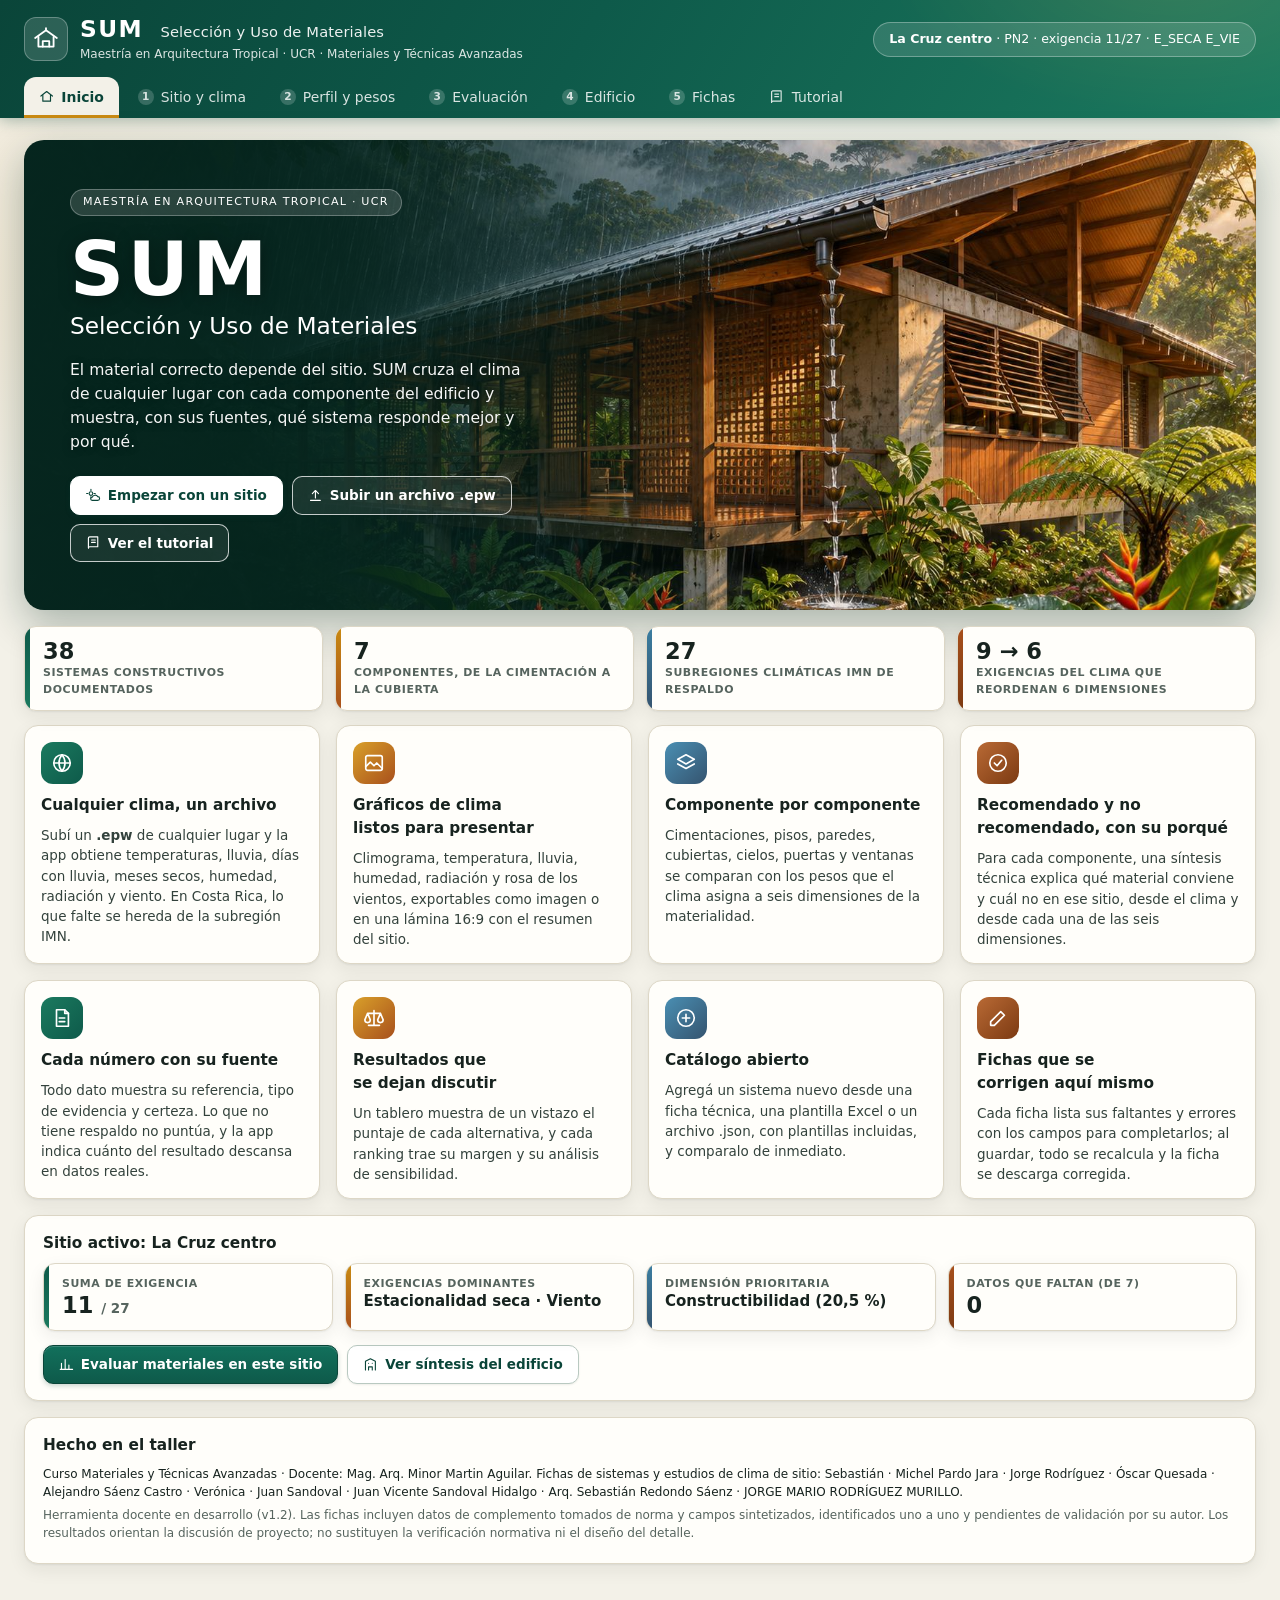
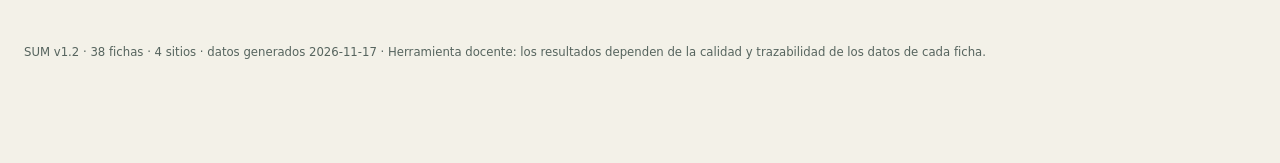
<file: app/index.html>
<!DOCTYPE html>
<html lang="es">
<head>
<meta charset="utf-8">
<meta name="viewport" content="width=device-width, initial-scale=1">
<meta name="theme-color" content="#0e5a4a">
<title>SUM · Selección y Uso de Materiales</title>
<link rel="stylesheet" href="estilos.css">
</head>
<body>
<header class="top">
  <div class="fila">
    <div class="marca">
      <div class="logo" aria-hidden="true"><svg viewBox="0 0 24 24"><path d="M2 11 12 4l10 7"/><path d="M5 10v9h14v-9"/><path d="M9 19v-5h6v5"/><path d="M12 4V2"/></svg></div>
      <div>
        <h1>SUM <small>Selección y Uso de Materiales</small></h1>
        <div class="sub">Maestría en Arquitectura Tropical · UCR · Materiales y Técnicas Avanzadas</div>
      </div>
    </div>
    <div class="chip-sitio" id="chip"></div>
  </div>
  <nav class="tabs" id="tabs" aria-label="Secciones"></nav>
</header>
<main id="app"><p>Cargando datos…</p></main>
<footer id="pie"></footer>
<div id="toast" role="status" aria-live="polite"></div>
<a class="oculto" href="#app">Saltar al contenido</a>
<input type="file" id="f-epw" accept=".epw,.txt">
<input type="file" id="f-epw2" accept=".epw,.txt">
<input type="file" id="f-matriz" accept=".xlsx">
<input type="file" id="f-sitio" accept=".json">
<input type="file" id="f-ficha" accept=".json" multiple>
<input type="file" id="f-plantilla" accept=".xlsx" multiple>
<script src="datos.js"></script>
<script src="motor.js"></script>
<script src="ui.js"></script>
</body>
</html>
</file>
<file: app/estilos.css>
:root{color-scheme:light;--bg:#f3f1e8;--card:#fffefa;--ink:#17231f;--mut:#56645e;--line:#ddd7c6;--soft:#ece7d9;--acc:#0e5a4a;--acc2:#0a4539;--acc-s:#e2efe9;--ter:#a8501c;--oro:#c98a12;--crit:#9c241c;--aten:#8a5600;--dato:#35546f;--ok:#1c6636;--sombra:0 1px 2px rgba(23,35,31,.06),0 6px 18px rgba(23,35,31,.07);--r:14px}
*{box-sizing:border-box}
html{font-size:15px;scroll-behavior:smooth}
body{margin:0;color:var(--ink);font-family:"Segoe UI Variable Text","Segoe UI",system-ui,-apple-system,"Helvetica Neue",Arial,sans-serif;line-height:1.5;background:radial-gradient(1200px 500px at 85% -120px,#dfeae0 0,transparent 70%),radial-gradient(900px 420px at -10% 30%,#f0e6d2 0,transparent 65%),var(--bg);background-attachment:fixed;-webkit-font-smoothing:antialiased}
a{color:var(--acc)}
.oculto{position:absolute;opacity:0;width:1px;height:1px;pointer-events:none}
.ico{width:1.1em;height:1.1em;flex:none;vertical-align:-.18em;stroke:currentColor;fill:none;stroke-width:1.8;stroke-linecap:round;stroke-linejoin:round}
header.top{position:relative;color:#fff;padding:16px 24px 0;background:linear-gradient(120deg,#0a4539 0%,#0e5a4a 45%,#1b7a5f 100%);box-shadow:0 2px 14px rgba(10,69,57,.35);overflow:hidden}
header.top::before{content:"";position:absolute;inset:0;opacity:.14;background:radial-gradient(circle at 12% 120%,#fff 0 2px,transparent 3px) 0 0/26px 26px,radial-gradient(420px 220px at 92% -30%,#f2c56b 0,transparent 70%);pointer-events:none}
.top .fila{position:relative;display:flex;gap:18px;align-items:center;justify-content:space-between;flex-wrap:wrap;max-width:1280px;margin:0 auto}
.marca{display:flex;align-items:center;gap:12px}
.logo{width:44px;height:44px;border-radius:12px;background:rgba(255,255,255,.14);border:1px solid rgba(255,255,255,.28);display:grid;place-items:center}
.logo svg{width:26px;height:26px;stroke:#fff;fill:none;stroke-width:1.7;stroke-linecap:round;stroke-linejoin:round}
.top h1{margin:0;font-size:1.55rem;letter-spacing:.06em;font-weight:700;line-height:1.1}
.top h1 small{font-weight:400;font-size:.98rem;letter-spacing:.01em;opacity:.92;margin-left:8px}
.top .sub{font-size:.8rem;opacity:.85;margin-top:3px}
.chip-sitio{background:rgba(255,255,255,.13);border:1px solid rgba(255,255,255,.3);border-radius:999px;padding:7px 15px;font-size:.84rem;max-width:560px;white-space:nowrap;overflow:hidden;text-overflow:ellipsis}
.chip-sitio b{font-weight:600}
nav.tabs{position:relative;display:flex;gap:4px;max-width:1280px;margin:14px auto 0;flex-wrap:wrap}
nav.tabs button{display:inline-flex;align-items:center;gap:7px;background:transparent;border:0;color:#fff;opacity:.84;padding:10px 15px 11px;font:inherit;font-size:.93rem;border-radius:12px 12px 0 0;cursor:pointer;touch-action:manipulation;transition:background-color .15s,opacity .15s}
nav.tabs button:hover{opacity:1;background:rgba(255,255,255,.12)}
nav.tabs button.on{background:var(--bg);color:var(--acc2);opacity:1;font-weight:650;box-shadow:0 -3px 0 var(--oro) inset}
nav.tabs button .n{display:inline-grid;place-items:center;width:1.5em;height:1.5em;border-radius:50%;background:rgba(255,255,255,.22);font-size:.76em;font-weight:700;font-variant-numeric:tabular-nums}
nav.tabs button.on .n{background:var(--acc);color:#fff}
main{max-width:1280px;margin:0 auto;padding:22px 24px 64px}
h2{font-size:1.4rem;margin:0 0 6px;letter-spacing:-.01em;text-wrap:balance}
main>h2{display:flex;align-items:center;gap:10px}
main>h2::before{content:"";width:6px;height:1.15em;border-radius:3px;background:linear-gradient(var(--oro),var(--ter))}
h3{font-size:1.02rem;margin:0 0 8px;text-wrap:balance}
p{margin:.45em 0}
.lead{color:var(--mut);margin:0 0 16px;max-width:92ch;font-size:1rem}
.card{background:var(--card);border:1px solid var(--line);border-radius:var(--r);padding:16px 18px;margin-bottom:16px;box-shadow:var(--sombra)}
.grid{display:grid;gap:16px}
.g2{grid-template-columns:repeat(auto-fit,minmax(420px,1fr))}
.g3{grid-template-columns:repeat(auto-fit,minmax(260px,1fr))}
.g4{grid-template-columns:repeat(4,1fr)}
.campos{display:grid;grid-template-columns:repeat(auto-fit,minmax(215px,1fr));gap:12px 16px;align-items:end}
label.c{display:flex;flex-direction:column;justify-content:flex-end;font-size:.8rem;color:var(--mut);gap:4px;font-weight:500}
input,select,textarea{font:inherit;color:var(--ink);background:#fff;border:1px solid #bfb9a8;border-radius:9px;padding:7px 10px;min-width:0;min-height:36px;transition:border-color .15s,box-shadow .15s}
textarea{min-height:0}
input:hover,select:hover,textarea:hover{border-color:#8f8a7b}
input:focus-visible,select:focus-visible,textarea:focus-visible{outline:none;border-color:var(--acc);box-shadow:0 0 0 3px rgba(14,90,74,.22)}
button:focus-visible,a:focus-visible,tr.clic:focus-visible,summary:focus-visible{outline:3px solid rgba(201,138,18,.85);outline-offset:2px}
input[type=checkbox]{min-height:0;width:1.05em;height:1.05em;accent-color:var(--acc);vertical-align:-.12em}
input.num{width:6.4em;text-align:right;font-variant-numeric:tabular-nums}
input.mini{width:3.6em;text-align:center;padding:4px;min-height:30px;font-variant-numeric:tabular-nums}
td input.w100,td select.w100,td textarea.w100{width:100%}
.btn{display:inline-flex;align-items:center;gap:7px;font:inherit;font-size:.9rem;font-weight:600;border:1px solid var(--acc2);background:linear-gradient(#12705c,#0e5a4a);color:#fff;border-radius:10px;padding:8px 15px;min-height:38px;cursor:pointer;touch-action:manipulation;box-shadow:0 1px 0 rgba(255,255,255,.18) inset,0 2px 5px rgba(10,69,57,.22);transition:transform .12s,box-shadow .12s,background-color .12s,filter .12s}
.btn:hover{filter:brightness(1.08);box-shadow:0 1px 0 rgba(255,255,255,.18) inset,0 4px 10px rgba(10,69,57,.28)}
.btn:active{transform:translateY(1px)}
.btn.sec{background:#fff;color:var(--acc2);border-color:#b9c9c1;box-shadow:0 1px 2px rgba(23,35,31,.08)}
.btn.sec:hover{background:var(--acc-s);filter:none}
.btn.peq{font-size:.8rem;padding:4px 10px;min-height:30px;border-radius:8px}
.btn.rojo{border-color:#d9a9a4;color:var(--crit);background:#fff;box-shadow:none}
.btn.rojo:hover{background:#fbeeec;filter:none}
.btn.claro{background:#fff;color:var(--acc2);border-color:#fff}
.btn.borde{background:rgba(255,255,255,.08);border-color:rgba(255,255,255,.75);color:#fff;box-shadow:none}
.btn.borde:hover{background:rgba(255,255,255,.2);filter:none}
.btn-fila{display:flex;gap:9px;flex-wrap:wrap;align-items:center}
.btn-fila+.btn-fila{margin-top:10px}
input[type=file]{display:none}
.fecha-w{display:flex;gap:6px;align-items:center}
.fecha-w input{flex:1}
.btn.ic{padding:0;width:38px;justify-content:center}
.tabla-w{overflow-x:auto}
table{border-collapse:collapse;width:100%;font-size:.87rem}
th,td{padding:8px 10px;border-bottom:1px solid var(--soft);text-align:left;vertical-align:top}
th{font-size:.72rem;text-transform:uppercase;letter-spacing:.05em;color:var(--mut);font-weight:650;border-bottom:2px solid var(--line);white-space:nowrap;background:linear-gradient(#faf8f0,#f5f2e7)}
td.n,th.n{text-align:right;font-variant-numeric:tabular-nums;white-space:nowrap}
td.c,th.c{text-align:center}
tr.clic{cursor:pointer;transition:background-color .12s}
tr.clic:hover td{background:#f6f2e3}
tr.gan td{background:#edf6f0}
tr.gan td:first-child{box-shadow:4px 0 0 var(--ok) inset}
tr.det>td{background:#faf8f0;padding:14px 16px}
tr.det td.n{white-space:normal;min-width:84px;max-width:190px}
tr.det td{overflow-wrap:anywhere}
tr.det .cod{white-space:normal}
.mut{color:var(--mut)}
.peq{font-size:.8rem}
.cod{font-family:"Cascadia Mono",Consolas,"SF Mono",Menlo,monospace;font-size:.8em;background:var(--soft);border-radius:5px;padding:1px 6px;white-space:nowrap}
.niv{font-family:Consolas,Menlo,monospace;letter-spacing:1px;white-space:nowrap}
.niv.n3{color:var(--crit)}.niv.n2{color:var(--ter)}.niv.n1{color:var(--aten)}.niv.n0{color:#9aa39f}
.tag{display:inline-block;border-radius:999px;padding:1px 10px;font-size:.73rem;font-weight:600;border:1px solid var(--line);background:#fff;white-space:nowrap}
.tag.critica{border-color:#d9a9a4;color:var(--crit);background:#fbeeec}
.tag.atencion{border-color:#e3c98a;color:var(--aten);background:#fbf3df}
.tag.dato{border-color:#b6c6d6;color:var(--dato);background:#eaf0f6}
.tag.ok{border-color:#a9cfb6;color:var(--ok);background:#e9f4ec}
.tag.prop{border-color:#e2b99d;color:var(--ter);background:#fbefe6}
.tag.comp{border-color:#c6b6dd;color:#5a3d85;background:#f1ebf8}
.aviso{border-left:4px solid var(--oro);background:#fbf3df;padding:10px 14px;border-radius:0 10px 10px 0;margin:10px 0;font-size:.89rem}
.aviso.crit{border-color:var(--crit);background:#fbeeec}
.aviso.info{border-color:var(--dato);background:#eaf0f6}
.aviso.bien{border-color:var(--ok);background:#e9f4ec}
.barra{position:relative;height:8px;background:var(--soft);border-radius:5px;overflow:hidden;min-width:46px;margin-top:4px}
.barra i{position:absolute;left:0;top:0;bottom:0;background:var(--acc);border-radius:5px}
.pesos .f{display:grid;grid-template-columns:200px 1fr 62px 70px 78px 56px;gap:10px;align-items:center;padding:7px 0;border-bottom:1px solid var(--soft);font-size:.88rem}
.pesos .f.h{font-size:.72rem;text-transform:uppercase;letter-spacing:.05em;color:var(--mut);font-weight:650}
.pbar{position:relative;height:20px;background:var(--soft);border-radius:6px}
.pbar i{position:absolute;left:0;top:0;bottom:0;background:linear-gradient(90deg,#1b7a5f,#0e5a4a);border-radius:6px}
.pbar b{position:absolute;top:-3px;bottom:-3px;width:2px;background:var(--ink)}
.chips{display:flex;gap:7px;flex-wrap:wrap}
.chips button{font:inherit;font-size:.87rem;font-weight:500;border:1px solid var(--line);background:#fff;border-radius:999px;padding:6px 14px;min-height:34px;cursor:pointer;color:var(--ink);touch-action:manipulation;transition:background-color .12s,border-color .12s}
.chips button:hover{border-color:var(--acc);background:var(--acc-s)}
.chips button.on{background:var(--acc);border-color:var(--acc);color:#fff;font-weight:650}
details{margin-top:10px}
details>summary{cursor:pointer;font-weight:650;font-size:.92rem;padding:5px 0;color:var(--acc2)}
.kpis{display:grid;grid-template-columns:repeat(auto-fit,minmax(170px,1fr));gap:12px;margin-bottom:14px}
.kpi{position:relative;background:var(--card);border:1px solid var(--line);border-radius:12px;padding:12px 14px 12px 18px;box-shadow:var(--sombra);overflow:hidden}
.kpi::before{content:"";position:absolute;left:0;top:0;bottom:0;width:5px;background:linear-gradient(var(--acc),#1b7a5f)}
.kpi:nth-child(4n+2)::before{background:linear-gradient(var(--oro),var(--ter))}
.kpi:nth-child(4n+3)::before{background:linear-gradient(#3b7ea1,#35546f)}
.kpi:nth-child(4n+4)::before{background:linear-gradient(var(--ter),#7c3a12)}
.kpi .v{font-size:1.5rem;font-weight:700;line-height:1.15;font-variant-numeric:tabular-nums}
.kpi .l{font-size:.73rem;color:var(--mut);text-transform:uppercase;letter-spacing:.05em;font-weight:600}
.fichas{display:grid;grid-template-columns:repeat(auto-fill,minmax(270px,1fr));gap:12px}
.fcard{background:var(--card);border:1px solid var(--line);border-radius:12px;padding:12px 14px;cursor:pointer;text-align:left;font:inherit;color:inherit;box-shadow:var(--sombra);touch-action:manipulation;transition:transform .12s,border-color .12s,box-shadow .12s}
.fcard:hover{border-color:var(--acc);transform:translateY(-2px);box-shadow:0 2px 4px rgba(23,35,31,.06),0 12px 26px rgba(23,35,31,.12)}
.fcard .t{font-weight:650;font-size:.92rem;margin:4px 0;display:-webkit-box;-webkit-line-clamp:2;-webkit-box-orient:vertical;overflow:hidden}
.dimh{display:flex;justify-content:space-between;align-items:center;gap:10px;margin:14px 0 4px;border-bottom:2px solid var(--line);padding-bottom:4px;flex-wrap:wrap}
.dimh b{font-size:.93rem}
ul.l,ol.l{margin:.3em 0;padding-left:1.25em}
ul.l li,ol.l li{margin:.25em 0}
dl.sec{margin:8px 0 0;display:grid;grid-template-columns:minmax(150px,230px) 1fr;gap:7px 14px;font-size:.9rem}
dl.sec dt{font-weight:650;color:var(--acc2)}
dl.sec dd{margin:0}
.hero{position:relative;border-radius:20px;overflow:hidden;min-height:470px;background:#082e26 right center/cover no-repeat;color:#fff;display:flex;align-items:center;box-shadow:0 14px 40px rgba(8,46,38,.32)}
.hero-t{padding:44px 46px;max-width:560px}
.hero-k{display:inline-block;font-size:.74rem;letter-spacing:.11em;text-transform:uppercase;background:rgba(255,255,255,.14);border:1px solid rgba(255,255,255,.28);border-radius:999px;padding:4px 12px}
.hero h2{font-size:5rem;line-height:1;margin:16px 0 2px;letter-spacing:.05em;font-weight:750;text-shadow:0 2px 18px rgba(0,0,0,.35)}
.hero-s{font-size:1.55rem;font-weight:300;margin-bottom:14px}
.hero p{font-size:1.04rem;line-height:1.55;opacity:.96;margin:0 0 22px;text-shadow:0 1px 8px rgba(0,0,0,.4)}
.feat{background:var(--card);border:1px solid var(--line);border-radius:var(--r);padding:16px 16px 14px;box-shadow:var(--sombra);transition:transform .15s,box-shadow .15s}
.feat:hover{transform:translateY(-3px);box-shadow:0 2px 4px rgba(23,35,31,.06),0 14px 30px rgba(23,35,31,.12)}
.feat .fi{width:42px;height:42px;border-radius:12px;display:grid;place-items:center;margin-bottom:10px;color:#fff;background:linear-gradient(135deg,#1b7a5f,#0e5a4a)}
.feat:nth-child(4n+2) .fi{background:linear-gradient(135deg,#d9a02a,#a8501c)}
.feat:nth-child(4n+3) .fi{background:linear-gradient(135deg,#4a8fb3,#35546f)}
.feat:nth-child(4n+4) .fi{background:linear-gradient(135deg,#b96a35,#7c3a12)}
.feat .fi .ico{width:22px;height:22px}
.feat p{font-size:.9rem;color:#33423c;margin:0}
.paso{display:grid;grid-template-columns:54px 1fr;gap:16px;align-items:start}
.pn{width:46px;height:46px;border-radius:50%;background:linear-gradient(135deg,#1b7a5f,#0a4539);color:#fff;display:flex;align-items:center;justify-content:center;font-weight:750;font-size:1.25rem;box-shadow:0 3px 8px rgba(10,69,57,.3);font-variant-numeric:tabular-nums}
.via{border:1px solid var(--line);border-radius:12px;padding:14px 16px;background:#fff}
.via .pn{width:32px;height:32px;font-size:.95rem;margin-bottom:8px}
.via h3{margin-bottom:4px}
.grafs{display:grid;grid-template-columns:repeat(4,1fr);gap:14px;margin:12px 0}
.graf{margin:0;border:1px solid var(--line);border-radius:12px;background:#fff;padding:10px 12px 8px}
.graf figcaption{display:flex;justify-content:space-between;align-items:center;gap:8px;font-weight:650;font-size:.9rem;margin-bottom:4px}
.graf>svg{display:block;width:100%;height:auto}
.dash{display:grid;grid-template-columns:minmax(300px,430px) 1fr;gap:22px;align-items:center}
.dash svg{width:100%;height:auto;display:block}
.dash ol{list-style:none;margin:0;padding:0;display:grid;gap:7px}
.dash li{display:grid;grid-template-columns:34px 1fr auto;gap:10px;align-items:center;padding:7px 10px;border:1px solid var(--soft);border-radius:10px;background:#fff}
.dash .rk{width:30px;height:30px;border-radius:50%;display:grid;place-items:center;color:#fff;font-weight:750;font-size:.9rem;font-variant-numeric:tabular-nums}
.dash .pc{font-weight:700;font-variant-numeric:tabular-nums}
.sint{display:grid;grid-template-columns:1fr;gap:16px}
.sint>section{border:1px solid var(--line);border-radius:12px;padding:14px 16px;background:#fff}
.sint>section.si{border-top:5px solid var(--ok)}
.sint>section.no{border-top:5px solid var(--crit)}
.sint h4{margin:0 0 2px;font-size:.74rem;letter-spacing:.07em;text-transform:uppercase}
.sint .si h4{color:var(--ok)}.sint .no h4{color:var(--crit)}
.sint .nm{font-size:1.08rem;font-weight:700;margin:0 0 6px}
footer{max-width:1280px;margin:0 auto;padding:0 24px 34px;color:var(--mut);font-size:.78rem}
#toast{position:fixed;bottom:20px;left:50%;transform:translateX(-50%);background:var(--ink);color:#fff;padding:11px 18px;border-radius:12px;font-size:.89rem;opacity:0;pointer-events:none;transition:opacity .2s;max-width:82vw;z-index:9;box-shadow:0 8px 24px rgba(0,0,0,.3)}
#toast.on{opacity:.97}
@media (max-width:1150px){.grafs{grid-template-columns:repeat(2,1fr)}}
@media (max-width:1000px){.g4{grid-template-columns:repeat(2,1fr)}.dash{grid-template-columns:1fr}}
@media (max-width:760px){.pesos .f{grid-template-columns:120px 1fr 54px 56px}.pesos .f>*:nth-child(5),.pesos .f>*:nth-child(6){display:none}main{padding:16px 12px 50px}.hero{background-image:none!important;min-height:0}.hero-t{padding:28px 22px}.hero h2{font-size:3.4rem}.g4{grid-template-columns:1fr}dl.sec{grid-template-columns:1fr}.chip-sitio{white-space:normal}.sint{grid-template-columns:1fr}.grafs{grid-template-columns:1fr}}
@media (prefers-reduced-motion:reduce){*{transition:none!important;scroll-behavior:auto!important}}
@media print{header.top nav,.btn,.btn-fila,.chips,.no-print,footer{display:none!important}header.top{background:#fff;color:#000;padding:0 0 8px;box-shadow:none}header.top::before{display:none}.logo{display:none}.chip-sitio{border-color:#999;color:#000}body{background:#fff}.card,.kpi,.feat,.graf{break-inside:avoid;border-color:#bbb;box-shadow:none}main{padding:0;max-width:none}details{display:block}.hero{background:#fff!important;color:#000;min-height:0;box-shadow:none}.hero-t{padding:0}.hero h2,.hero p{text-shadow:none}}
</file>
